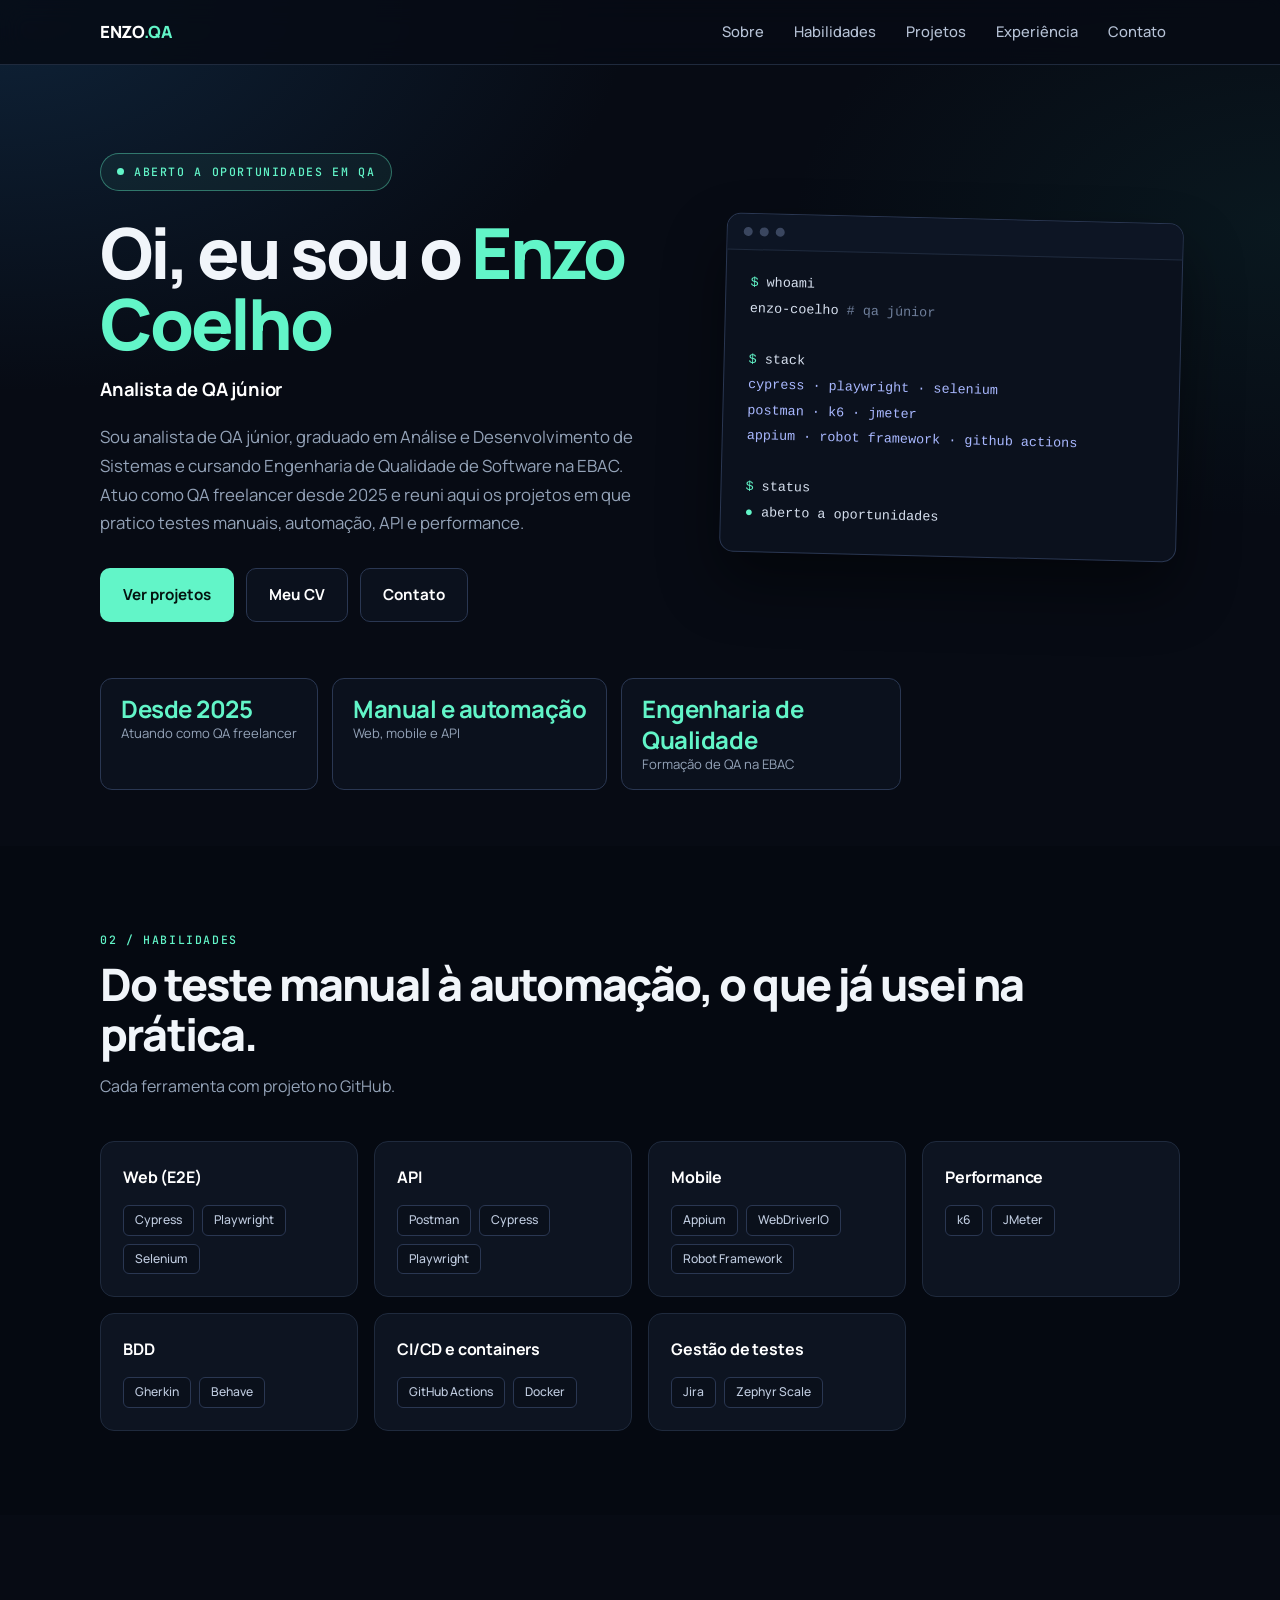
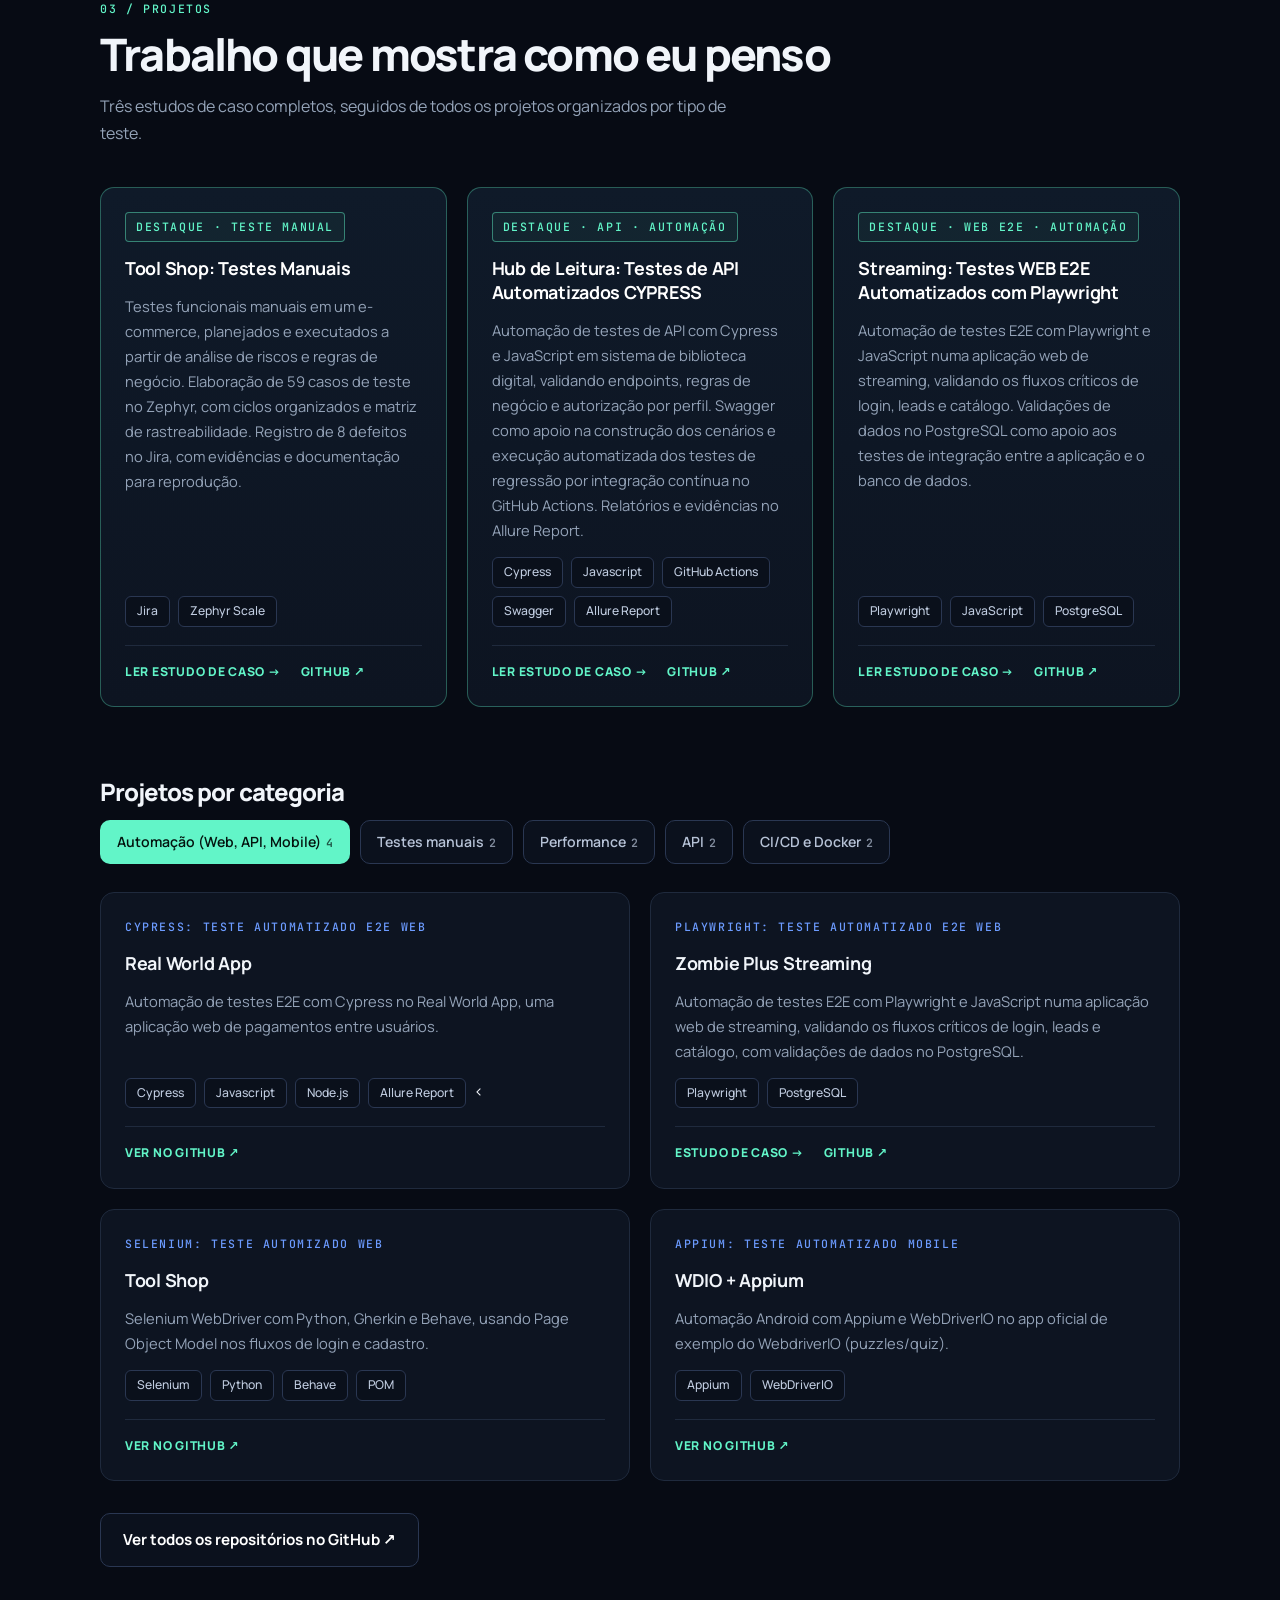
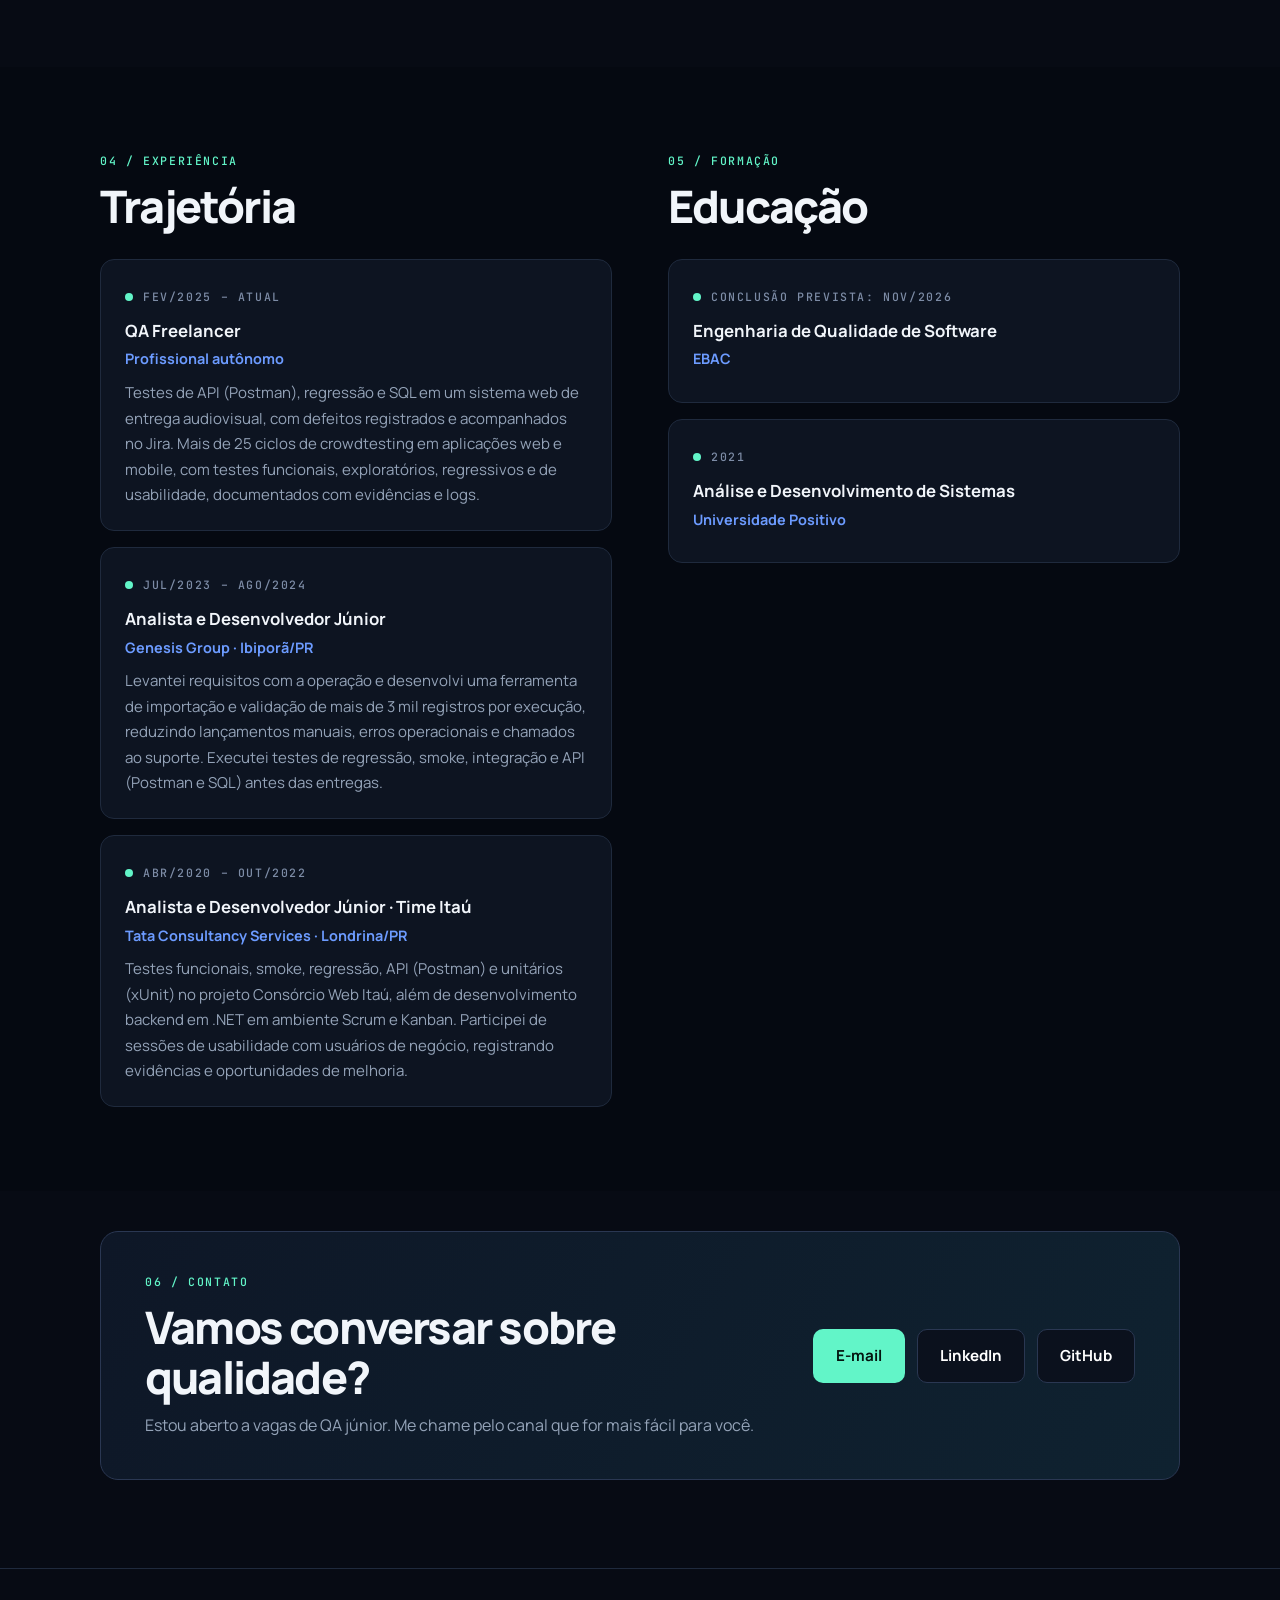
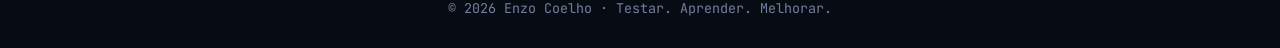
<file: index.html>
<!doctype html>
<html lang="pt-BR">
<head>
  <meta charset="utf-8">
  <meta name="viewport" content="width=device-width, initial-scale=1">
  <title>Enzo Coelho | Analista de QA</title>
  <meta name="description" content="Portfólio de Enzo Coelho, analista de QA júnior. Testes manuais, automação web, mobile, API, unitários, performance e CI/CD.">
  <meta property="og:title" content="Enzo Coelho | Analista de QA">
  <meta property="og:description" content="Projetos práticos de testes manuais, automação, API, performance e integração contínua.">
  <meta property="og:type" content="website">
  <link rel="stylesheet" href="assets/style.css">
</head>
<body>
  <a class="skip" href="#conteudo">Ir para o conteúdo</a>

  <header class="nav">
    <div class="wrap">
      <a class="brand" href="#inicio">enzo<span>.qa</span></a>
      <button class="nav-toggle" aria-expanded="false" aria-controls="menu">Menu</button>
      <nav aria-label="Principal">
        <ul id="menu">
          <li><a href="#sobre">Sobre</a></li>
          <li><a href="#habilidades">Habilidades</a></li>
          <li><a href="#projetos">Projetos</a></li>
          <li><a href="#experiencia">Experiência</a></li>
          <li><a href="#contato">Contato</a></li>
        </ul>
      </nav>
    </div>
  </header>

  <main id="conteudo">
    <!-- ================= HERO ================= -->
    <section class="hero" id="inicio">
      <div class="wrap">
        <div class="hero-grid">
          <div>
            <span class="badge"><i class="dot"></i> Aberto a oportunidades em QA</span>
            <h1>Oi, eu sou o <span class="grad">Enzo Coelho</span></h1>
            <p class="role">Analista de QA júnior</p>
            <p class="lead">
              Sou analista de QA júnior, graduado em Análise e Desenvolvimento de Sistemas e cursando Engenharia de Qualidade de Software na EBAC.
              Atuo como QA freelancer desde 2025 e reuni aqui os projetos em que pratico testes manuais, automação, API e performance.
            </p>
            <div class="cta">
              <a class="btn primary" href="#projetos">Ver projetos</a>
              <a class="btn" href="assets/Enzo-Coelho-CV.pdf" download>Meu CV</a>
              <a class="btn" href="#contato">Contato</a>
            </div>
          </div>

          <div class="terminal" aria-hidden="true">
            <div class="terminal-bar"><i></i><i></i><i></i></div>
              <pre><span class="p">$</span> whoami
enzo-coelho <span class="c"># qa júnior</span>

<span class="p">$</span> stack
<span class="v">cypress · playwright · selenium</span>
<span class="v">postman · k6 · jmeter</span>
<span class="v">appium · robot framework · github actions</span>

<span class="p">$</span> status
<span class="p">●</span> aberto a oportunidades</pre>
          </div>
        </div>

        <div class="stats">
          <div class="stat"><b>Desde 2025</b><span>Atuando como QA freelancer</span></div>
          <div class="stat"><b>Manual e automação</b><span>Web, mobile e API</span></div>
          <div class="stat"><b>Engenharia de Qualidade</b><span>Formação de QA na EBAC</span></div>
        </div>
      </div>
    </section>    

    <!-- ================= HABILIDADES ================= -->
    <section id="habilidades" class="alt">
      <div class="wrap">
        <span class="eyebrow">02 / Habilidades</span>
        <h2>Do teste manual à automação, o que já usei na prática.</h2>
        <p class="sub">Cada ferramenta com projeto no GitHub.</p>
        <div class="skills">
          <div class="skill"><h3>Web (E2E)</h3><div class="chips"><span class="chip">Cypress</span><span class="chip">Playwright</span><span class="chip">Selenium</span></div></div>
          <div class="skill"><h3>API</h3><div class="chips"><span class="chip">Postman</span><span class="chip">Cypress</span><span class="chip">Playwright</span></div></div>
          <div class="skill"><h3>Mobile</h3><div class="chips"><span class="chip">Appium</span><span class="chip">WebDriverIO</span><span class="chip">Robot Framework</span></div></div>          
          <div class="skill"><h3>Performance</h3><div class="chips"><span class="chip">k6</span><span class="chip">JMeter</span></div></div>
          <div class="skill"><h3>BDD</h3><div class="chips"><span class="chip">Gherkin</span><span class="chip">Behave</span></div></div>
          <div class="skill"><h3>CI/CD e containers</h3><div class="chips"><span class="chip">GitHub Actions</span><span class="chip">Docker</span></div></div>
          <div class="skill"><h3>Gestão de testes</h3><div class="chips"><span class="chip">Jira</span><span class="chip">Zephyr Scale</span></div></div>
        </div>
      </div>
    </section>

    <!-- ================= PROJETOS ================= -->
    <section id="projetos">
      <div class="wrap">
        <span class="eyebrow">03 / Projetos</span>
        <h2>Trabalho que mostra como eu penso</h2>
        <p class="sub">Três estudos de caso completos, seguidos de todos os projetos organizados por tipo de teste.</p>

        <div class="featured">
          <article class="card feat">
            <span class="star">DESTAQUE · TESTE MANUAL</span>
            <h3><a href="projetos/tool-shop.html">Tool Shop: Testes Manuais</a></h3>
            <p>Testes funcionais manuais em um e-commerce, planejados e executados a partir de análise de riscos e regras de negócio.
               Elaboração de 59 casos de teste no Zephyr, com ciclos organizados e matriz de rastreabilidade. 
               Registro de 8 defeitos no Jira, com evidências e documentação para reprodução.</p>
            <div class="tags"><span>Jira</span><span>Zephyr Scale</span></div>
            <div class="links"><a href="projetos/tool-shop.html">Ler estudo de caso →</a><a href="https://github.com/enzoacoelho/qa-manual-toolshop">GitHub ↗</a></div>
          </article>

          <article class="card feat">
            <span class="star">DESTAQUE · API · AUTOMAÇÃO</span>
            <h3><a href="projetos/hub-de-leitura.html">Hub de Leitura: Testes de API Automatizados CYPRESS</a></h3>
            <p>Automação de testes de API com Cypress e JavaScript em sistema de biblioteca digital, validando endpoints, regras de negócio e autorização por perfil.
               Swagger como apoio na construção dos cenários e execução automatizada dos testes de regressão por integração contínua no GitHub Actions.
               Relatórios e evidências no Allure Report.</p>
            <div class="tags"><span>Cypress</span><span>Javascript</span><span>GitHub Actions</span><span>Swagger</span><span>Allure Report</span></div>
            <div class="links"><a href="projetos/hub-de-leitura.html">Ler estudo de caso →</a><a href="https://github.com/enzoacoelho/cy-api-hub-de-leitura">GitHub ↗</a></div>
          </article>

          <article class="card feat">
            <span class="star">DESTAQUE · WEB E2E · AUTOMAÇÃO</span>
            <h3><a href="projetos/streaming.html">Streaming: Testes WEB E2E Automatizados com Playwright</a></h3>
            <p>Automação de testes E2E com Playwright e JavaScript numa aplicação web de streaming, validando os fluxos críticos de login, leads e catálogo.
              Validações de dados no PostgreSQL como apoio aos testes de integração entre a aplicação e o banco de dados.</p>
            <div class="tags"><span>Playwright</span><span>JavaScript</span><span>PostgreSQL</span></div>
            <div class="links"><a href="projetos/streaming.html">Ler estudo de caso →</a><a href="https://github.com/enzoacoelho/pw-streaming">GitHub ↗</a></div>
          </article>
        </div>

        <h2 style="font-size:1.5rem">Projetos por categoria</h2>
        <div class="filters" role="group" aria-label="Filtrar projetos por tipo">
          <button class="filter" data-filter="automacao" aria-pressed="true">Automação (Web, API, Mobile)</button>
          <button class="filter" data-filter="manual" aria-pressed="false">Testes manuais</button>
          <button class="filter" data-filter="performance" aria-pressed="false">Performance</button>
          <button class="filter" data-filter="api" aria-pressed="false">API</button>
          <button class="filter" data-filter="devops" aria-pressed="false">CI/CD e Docker</button>
        </div>

        <div class="grid" id="todos">
          <article class="card" data-cat="manual">
            <span class="cat">Teste Manual</span>
            <h3>Tool Shop</h3>
            <p>Testes funcionais manuais num e-commerce, a partir de análise de riscos e regras de negócio: 59 casos de teste elaborados no Zephyr, com matriz de rastreabilidade, e 8 defeitos registrados no Jira com evidências.</p>
            <div class="tags"><span>Jira</span><span>Zephyr</span></div>
            <div class="links"><a href="projetos/tool-shop.html">Estudo de caso →</a><a href="https://github.com/enzoacoelho/qa-manual-toolshop">GitHub ↗</a></div>
          </article>
          <article class="card" data-cat="manual">
            <span class="cat">Teste Manual</span>
            <h3>Agileway Travel</h3>
            <p>Testes manuais funcionais, exploratórios e de borda no ecossistema de reservas de viagens da AgileWay, com planejamento de ciclos de execução e reporte estruturado dos defeitos encontrados.</p>
            <div class="tags"><span>Ciclos de teste</span><span>Bug report</span></div>
            <div class="links"><a href="https://github.com/enzoacoelho/qa-manual-agileway-travel">Ver no GitHub ↗</a></div>
          </article>

          <article class="card" data-cat="automacao">
            <span class="cat">Cypress: Teste Automatizado E2E Web</span>
            <h3>Real World App</h3>
            <p>Automação de testes E2E com Cypress no Real World App, uma aplicação web de pagamentos entre usuários.</p>
            <div class="tags"><span>Cypress</span><span>Javascript</span><span>Node.js</span><span>Allure Report</span><</div>
            <div class="links"><a href="https://github.com/enzoacoelho/cy-realworldapp">Ver no GitHub ↗</a></div>
          </article>
          <article class="card" data-cat="automacao">
            <span class="cat">Playwright: Teste Automatizado E2E Web</span>
            <h3>Zombie Plus Streaming</h3>
            <p>Automação de testes E2E com Playwright e JavaScript numa aplicação web de streaming, validando os fluxos críticos de login, leads e catálogo, com validações de dados no PostgreSQL.</p>
            <div class="tags"><span>Playwright</span><span>PostgreSQL</span></div>
            <div class="links"><a href="projetos/streaming.html">Estudo de caso →</a><a href="https://github.com/enzoacoelho/pw-streaming">GitHub ↗</a></div>
          </article>
          <article class="card" data-cat="automacao">
            <span class="cat">Selenium: Teste Automizado WEB</span>
            <h3>Tool Shop</h3>
            <p>Selenium WebDriver com Python, Gherkin e Behave, usando Page Object Model nos fluxos de login e cadastro.</p>
            <div class="tags"><span>Selenium</span><span>Python</span><span>Behave</span><span>POM</span></div>
            <div class="links"><a href="https://github.com/enzoacoelho/selenium-py-toolshop">Ver no GitHub ↗</a></div>
          </article>

          <article class="card" data-cat="automacao">
            <span class="cat">Appium: Teste Automatizado Mobile</span>
            <h3>WDIO + Appium</h3>
            <p>Automação Android com Appium e WebDriverIO no app oficial de exemplo do WebdriverIO (puzzles/quiz).</p>
            <div class="tags"><span>Appium</span><span>WebDriverIO</span></div>
            <div class="links"><a href="https://github.com/enzoacoelho/appium-wdio">Ver no GitHub ↗</a></div>
          </article>
          <article class="card" data-cat="mobile">
            <span class="cat">Appium: Teste Automatizado Mobile</span>
            <h3>Yoda App</h3>
            <p>Automação mobile com Appium e Robot Framework em um app de gerenciamento de tarefas.</p>
            <div class="tags"><span>Appium</span><span>Robot Framework</span></div>
            <div class="links"><a href="https://github.com/enzoacoelho/appium-robot-yodapp">Ver no GitHub ↗</a></div>
          </article>

          <article class="card" data-cat="api">
            <span class="cat">Postman: Teste de API</span>
            <h3>ServeRest</h3>
            <p>Suíte de API para gerenciamento de usuários: regras de negócio, cenários negativos (e-mail duplicado, ID inexistente) e encadeamento dinâmico de IDs com variáveis de coleção.</p>
            <div class="tags"><span>Postman</span><span>Cenários negativos</span></div>
            <div class="links"><a href="https://github.com/enzoacoelho/postman-serverest-usuarios">Ver no GitHub ↗</a></div>
          </article>
          <article class="card" data-cat="api devops">
            <span class="cat">Cypress: API</span>
            <h3>Hub de Leitura</h3>
            <p>Automação de testes de API com Cypress e JavaScript num sistema de biblioteca digital, validando endpoints, regras de negócio e autorização por perfil, com o Swagger como apoio aos cenários. Testes de regressão executados por integração contínua no GitHub Actions, com relatórios e evidências no Allure Report.</p>
            <div class="tags"><span>Cypress</span><span>GitHub Actions</span><span>Allure Report</span></div>
            <div class="links"><a href="projetos/hub-de-leitura.html">Estudo de caso →</a><a href="https://github.com/enzoacoelho/cy-api-hub-de-leitura">GitHub ↗</a></div>
          </article>

          <article class="card" data-cat="unitario">
            <span class="cat">Jest: Unitários</span>
            <h3>ViaCEP</h3>
            <p>Função de busca de endereço por CEP com 16 testes e 100% de cobertura. O fetch é mockado para simular API fora do ar, falha de rede e resposta quebrada.</p>
            <div class="tags"><span>Jest</span><span>Mocks</span><span>test.each</span></div>
            <div class="links"><a href="https://github.com/enzoacoelho/jest-viacep">Ver no GitHub ↗</a></div>
          </article>
          <article class="card" data-cat="unitario">
            <span class="cat">Jest e Supertest: Unitários</span>
            <h3>API de usuários</h3>
            <p>API REST com Express testada com Jest e Supertest: 26 testes e cerca de 98% de cobertura, validando regras de negócio e status codes.</p>
            <div class="tags"><span>Jest</span><span>Supertest</span><span>Express</span></div>
            <div class="links"><a href="https://github.com/enzoacoelho/jest-usuarios-api">Ver no GitHub ↗</a></div>
          </article>

          <article class="card" data-cat="performance">
            <span class="cat">K6: Performance</span>
            <h3>QuickPizza</h3>
            <p>Testes de carga, stress e spike em uma API REST com k6, com análise de latência, throughput e taxa de erro, e relatórios HTML.</p>
            <div class="tags"><span>k6</span><span>Stress</span><span>Spike</span></div>
            <div class="links"><a href="https://github.com/enzoacoelho/K6-performance-quickpizza">Ver no GitHub ↗</a></div>
          </article>
          <article class="card" data-cat="performance">
            <span class="cat">JMeter: Performance</span>
            <h3>BlazeDemo</h3>
            <p>Teste de carga com 50 usuários virtuais no fluxo completo de busca e compra de passagens, com massa de dados via CSV, dashboards HTML e análise de percentis (p90, p95 e p99).</p>
            <div class="tags"><span>Apache JMeter</span><span>CSV</span><span>Percentis</span></div>
            <div class="links"><a href="https://github.com/enzoacoelho/jmeter-blazedemo">Ver no GitHub ↗</a></div>
          </article>

          <article class="card" data-cat="devops">
            <span class="cat">CI/CD e Docker</span>
            <h3>Cypress em Docker</h3>
            <p>Testes Cypress headless em containers Docker, garantindo um ambiente reprodutível.</p>
            <div class="tags"><span>Docker</span><span>Cypress</span></div>
            <div class="links"><a href="https://github.com/enzoacoelho/cy-interception-docker">Ver no GitHub ↗</a></div>
          </article>
        </div>
      <p style="margin-top:32px"><a class="btn" href="https://github.com/enzoacoelho?tab=repositories">Ver todos os repositórios no GitHub ↗</a></p>
      </div>
    </section>

        <!-- ================= EXPERIÊNCIA ================= -->
    <section id="experiencia" class="alt">
      <div class="wrap">
        <div class="two">
          <div>
            <span class="eyebrow">04 / Experiência</span>
            <h2>Trajetória</h2>
            <div class="timeline">
              <div class="tl" style="grid-template-columns:1fr">
                <div>
                  <time>Fev/2025 – atual</time>
                  <h3>QA Freelancer</h3>
                  <div class="where">Profissional autônomo</div>
                  <p>Testes de API (Postman), regressão e SQL em um sistema web de entrega audiovisual, com defeitos registrados e acompanhados no Jira. Mais de 25 ciclos de crowdtesting em aplicações web e mobile, com testes funcionais, exploratórios, regressivos e de usabilidade, documentados com evidências e logs.</p>
                </div>
              </div>
              <div class="tl" style="grid-template-columns:1fr">
                <div>
                  <time>Jul/2023 – ago/2024</time>
                  <h3>Analista e Desenvolvedor Júnior</h3>
                  <div class="where">Genesis Group · Ibiporã/PR</div>
                  <p>Levantei requisitos com a operação e desenvolvi uma ferramenta de importação e validação de mais de 3 mil registros por execução, reduzindo lançamentos manuais, erros operacionais e chamados ao suporte. Executei testes de regressão, smoke, integração e API (Postman e SQL) antes das entregas.</p>
                </div>
              </div>
              <div class="tl" style="grid-template-columns:1fr">
                <div>
                  <time>Abr/2020 – out/2022</time>
                  <h3>Analista e Desenvolvedor Júnior · Time Itaú</h3>
                  <div class="where">Tata Consultancy Services · Londrina/PR</div>
                  <p>Testes funcionais, smoke, regressão, API (Postman) e unitários (xUnit) no projeto Consórcio Web Itaú, além de desenvolvimento backend em .NET em ambiente Scrum e Kanban. Participei de sessões de usabilidade com usuários de negócio, registrando evidências e oportunidades de melhoria.</p>
                </div>
              </div>
            </div>
          </div>

          <div>
            <span class="eyebrow">05 / Formação</span>
            <h2>Educação</h2>
            <div class="timeline">
              <div class="tl" style="grid-template-columns:1fr">
                <div>
                  <time>Conclusão prevista: nov/2026</time>
                  <h3>Engenharia de Qualidade de Software</h3>
                  <div class="where">EBAC</div>
                </div>
              </div>
              <div class="tl" style="grid-template-columns:1fr">
                <div>
                  <time>2021</time>
                  <h3>Análise e Desenvolvimento de Sistemas</h3>
                  <div class="where">Universidade Positivo</div>
                </div>
              </div>
            </div>
          </div>
        </div>
      </div>
    </section>

    <!-- ================= CONTATO ================= -->
    <section id="contato" class="contact">
      <div class="wrap">
        <span class="eyebrow">06 / Contato</span>
        <h2>Vamos conversar sobre qualidade?</h2>
        <p class="sub">Estou aberto a vagas de QA júnior. Me chame pelo canal que for mais fácil para você.</p>
        <div class="cta">
          <a class="btn primary" href="mailto:enzocoelhoqa@gmail.com">E-mail</a>
          <a class="btn" href="https://www.linkedin.com/in/enzoaugustocoelho/">LinkedIn</a>
          <a class="btn" href="https://github.com/enzoacoelho/qa-portfolio">GitHub</a>
        </div>
      </div>
    </section>
  </main>

  <footer>
    <div class="wrap">© <span id="year">2026</span> Enzo Coelho · Testar. Aprender. Melhorar.</div>
  </footer>

  <script src="assets/main.js"></script>
</body>
</html>
</file>
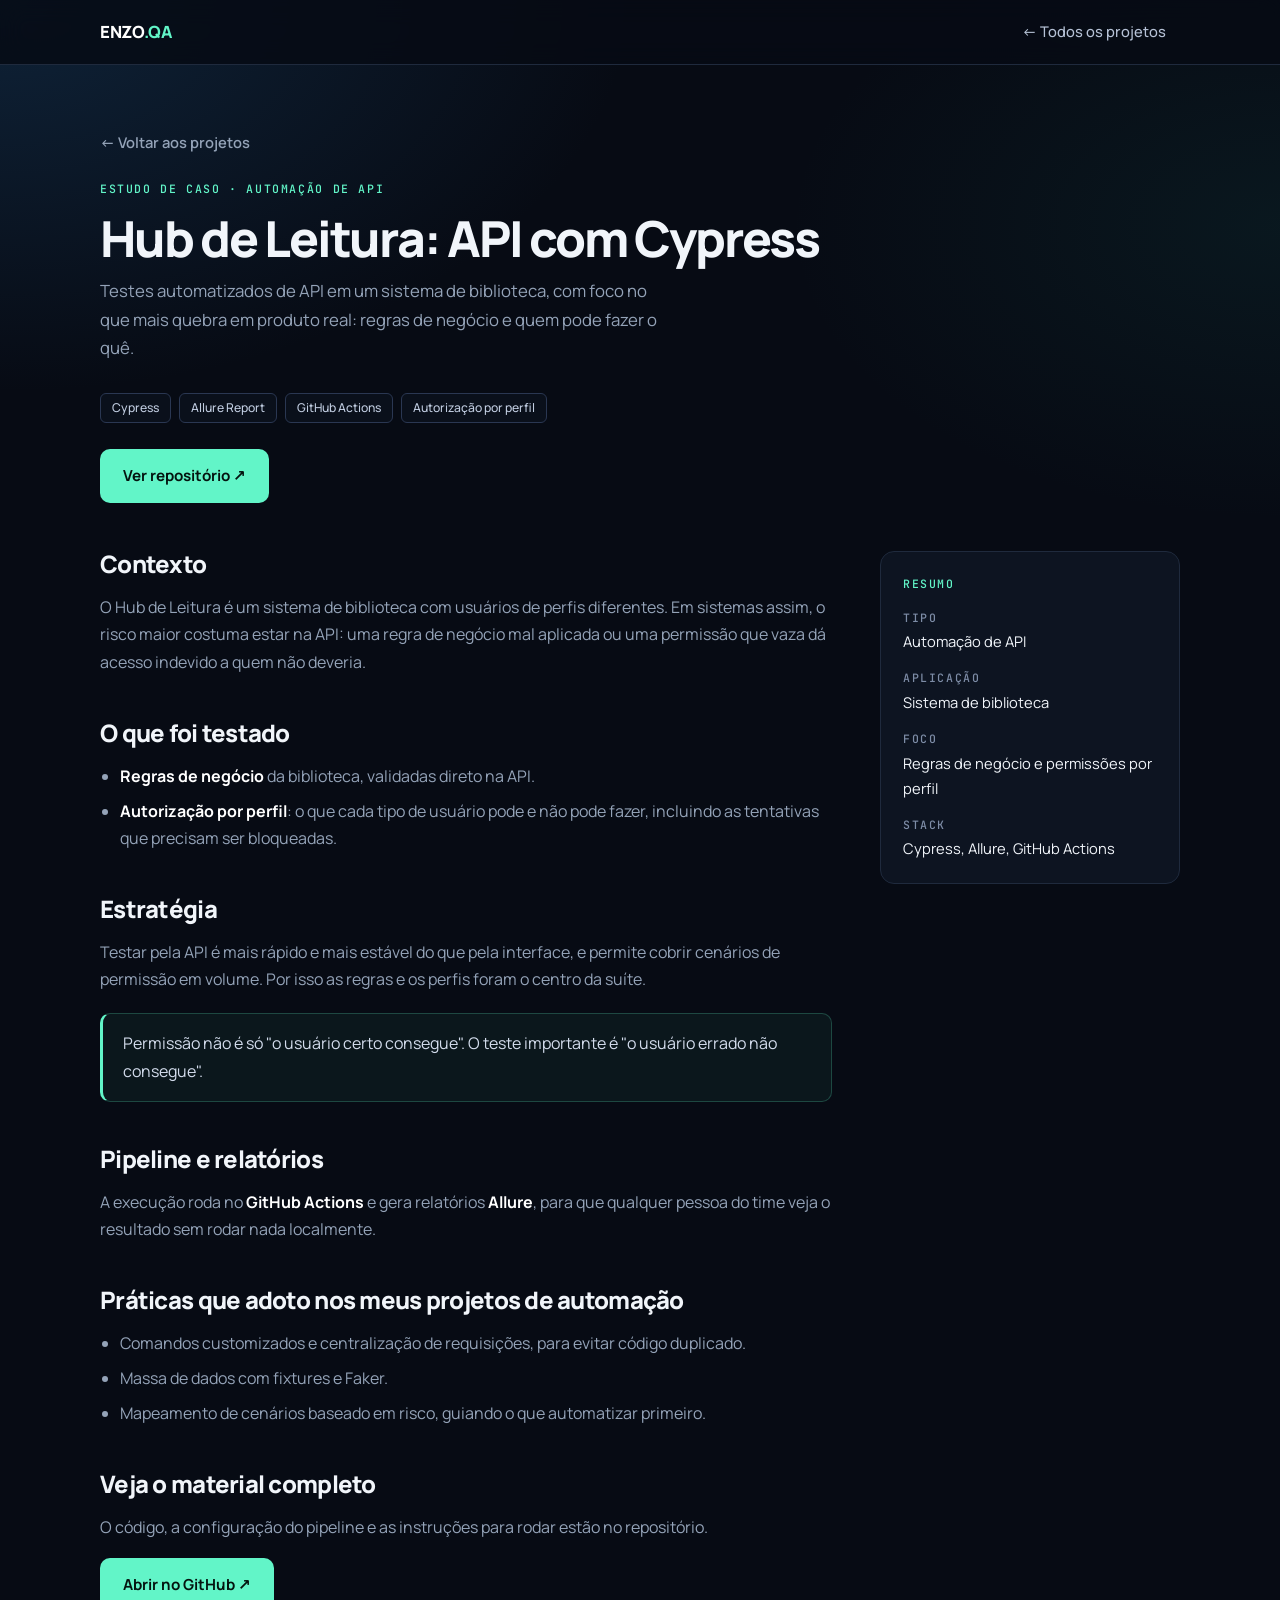
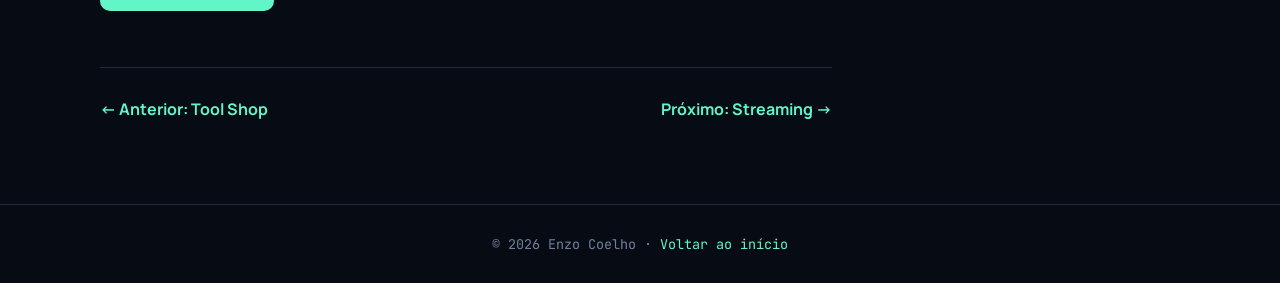
<file: projetos/hub-de-leitura.html>
<!doctype html>
<html lang="pt-BR">
<head>
  <meta charset="utf-8">
  <meta name="viewport" content="width=device-width, initial-scale=1">
  <title>Hub de Leitura: API com Cypress | Enzo Coelho</title>
  <meta name="description" content="Estudo de caso: automação de API com Cypress em um sistema de biblioteca, com validação de permissões por perfil e relatórios Allure no GitHub Actions.">
  <link rel="stylesheet" href="../assets/style.css">
</head>
<body>
  <a class="skip" href="#conteudo">Ir para o conteúdo</a>
  <header class="nav">
    <div class="wrap">
      <a class="brand" href="../index.html">enzo<span>.qa</span></a>
      <nav aria-label="Principal">
        <ul>
          <li><a href="../index.html#projetos">← Todos os projetos</a></li>
        </ul>
      </nav>
    </div>
  </header>

  <main id="conteudo">
    <section class="proj-hero">
      <div class="wrap">
        <a class="back" href="../index.html#projetos">← Voltar aos projetos</a>
        <span class="eyebrow">Estudo de caso · Automação de API</span>
        <h1>Hub de Leitura: API com Cypress</h1>
        <p class="lead">Testes automatizados de API em um sistema de biblioteca, com foco no que mais quebra em produto real: regras de negócio e quem pode fazer o quê.</p>
        <div class="tags"><span class="chip">Cypress</span><span class="chip">Allure Report</span><span class="chip">GitHub Actions</span><span class="chip">Autorização por perfil</span></div>
        <div class="cta">
          <a class="btn primary" href="https://github.com/enzoacoelho/cy-api-hub-de-leitura">Ver repositório ↗</a>
        </div>
      </div>
    </section>

    <section class="proj-body">
      <div class="wrap proj-layout">
        <article>
          <h2>Contexto</h2>
          <p>O Hub de Leitura é um sistema de biblioteca com usuários de perfis diferentes. Em sistemas assim, o risco maior costuma estar na API: uma regra de negócio mal aplicada ou uma permissão que vaza dá acesso indevido a quem não deveria.</p>

          <h2>O que foi testado</h2>
          <ul>
            <li><strong>Regras de negócio</strong> da biblioteca, validadas direto na API.</li>
            <li><strong>Autorização por perfil</strong>: o que cada tipo de usuário pode e não pode fazer, incluindo as tentativas que precisam ser bloqueadas.</li>
          </ul>

          <h2>Estratégia</h2>
          <p>Testar pela API é mais rápido e mais estável do que pela interface, e permite cobrir cenários de permissão em volume. Por isso as regras e os perfis foram o centro da suíte.</p>
          <div class="callout"><p>Permissão não é só "o usuário certo consegue". O teste importante é "o usuário errado não consegue".</p></div>

          <h2>Pipeline e relatórios</h2>
          <p>A execução roda no <strong>GitHub Actions</strong> e gera relatórios <strong>Allure</strong>, para que qualquer pessoa do time veja o resultado sem rodar nada localmente.</p>

          <h2>Práticas que adoto nos meus projetos de automação</h2>
          <ul>
            <li>Comandos customizados e centralização de requisições, para evitar código duplicado.</li>
            <li>Massa de dados com fixtures e Faker.</li>
            <li>Mapeamento de cenários baseado em risco, guiando o que automatizar primeiro.</li>
          </ul>

          <h2>Veja o material completo</h2>
          <p>O código, a configuração do pipeline e as instruções para rodar estão no repositório.</p>
          <p><a class="btn primary" href="https://github.com/enzoacoelho/cy-api-hub-de-leitura">Abrir no GitHub ↗</a></p>

          <div class="pager">
            <a href="tool-shop.html">← Anterior: Tool Shop</a>
            <a href="streaming.html">Próximo: Streaming →</a>
          </div>
        </article>

        <aside class="aside">
          <div class="box">
            <h3>Resumo</h3>
            <dl>
              <div><dt>Tipo</dt><dd>Automação de API</dd></div>
              <div><dt>Aplicação</dt><dd>Sistema de biblioteca</dd></div>
              <div><dt>Foco</dt><dd>Regras de negócio e permissões por perfil</dd></div>
              <div><dt>Stack</dt><dd>Cypress, Allure, GitHub Actions</dd></div>
            </dl>
          </div>
        </aside>
      </div>
    </section>
  </main>

  <footer>
    <div class="wrap">© <span id="year">2026</span> Enzo Coelho · <a href="../index.html">Voltar ao início</a></div>
  </footer>
  <script src="../assets/main.js"></script>
</body>
</html>
</file>
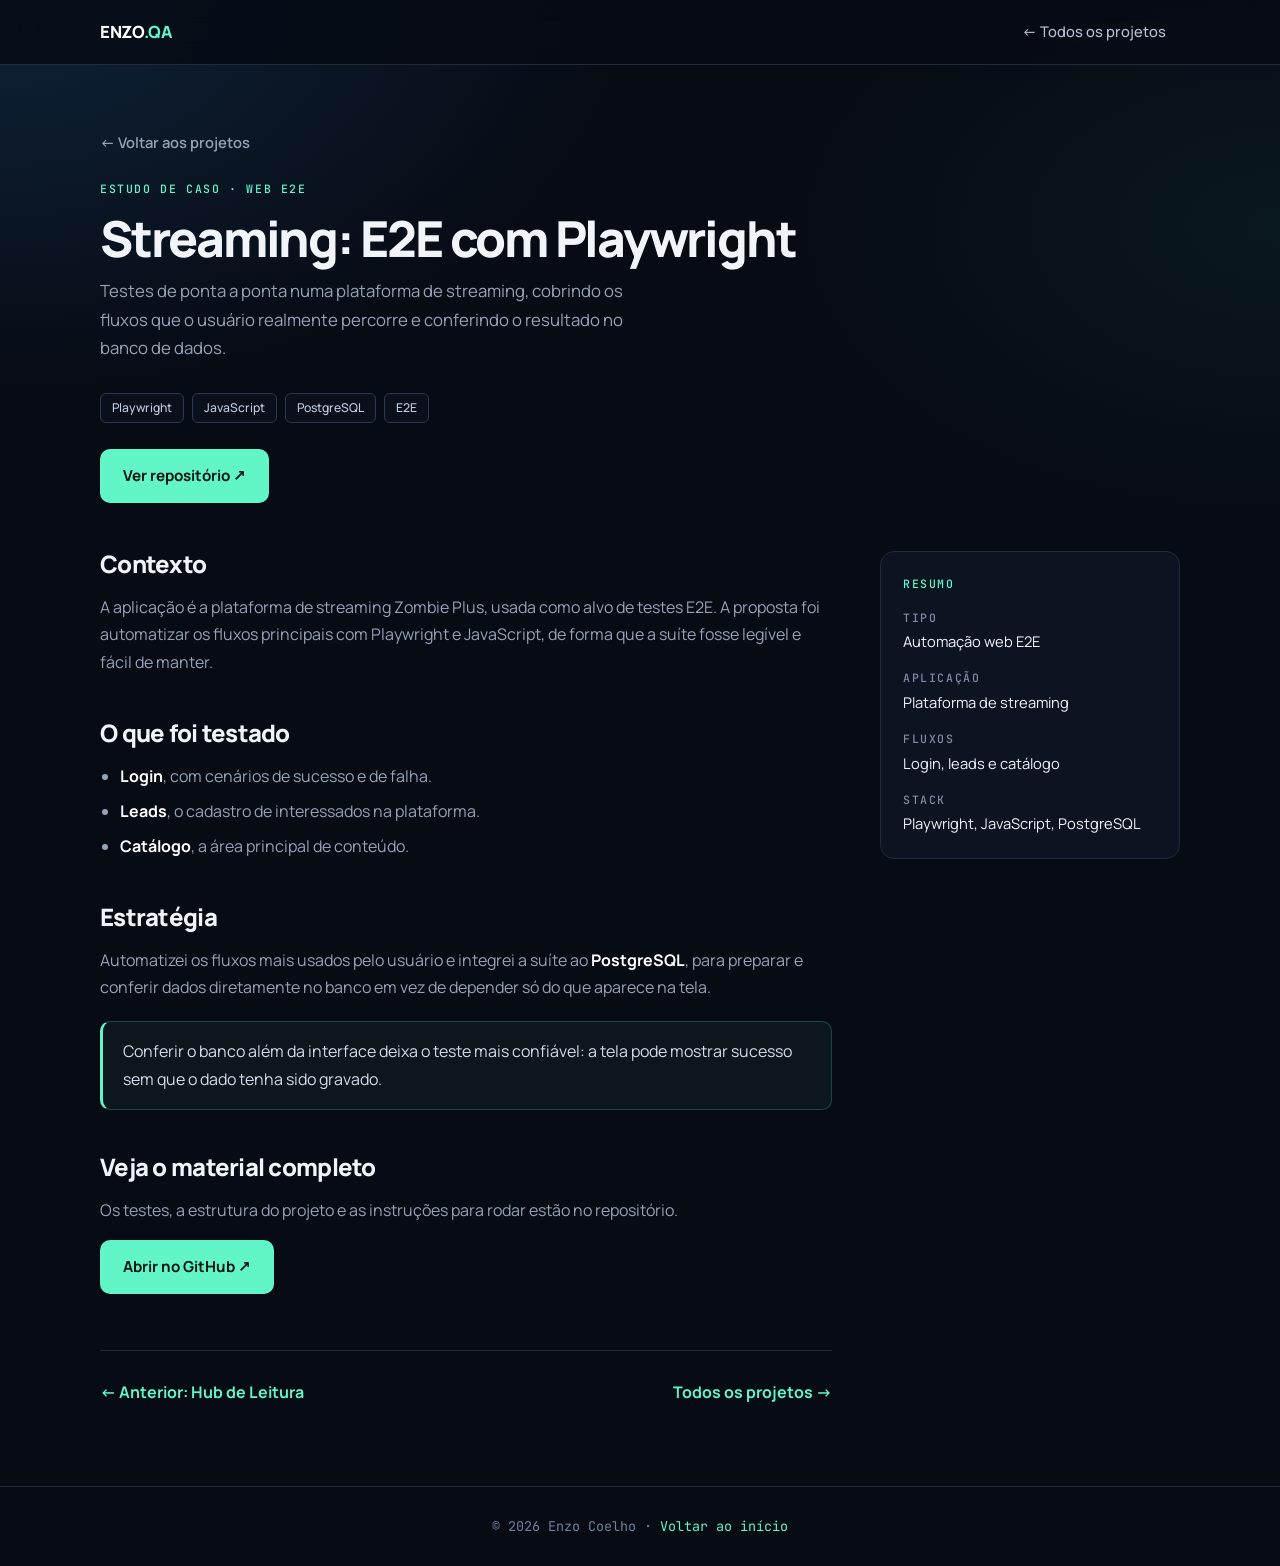
<file: projetos/streaming.html>
<!doctype html>
<html lang="pt-BR">
<head>
  <meta charset="utf-8">
  <meta name="viewport" content="width=device-width, initial-scale=1">
  <title>Streaming: E2E com Playwright | Enzo Coelho</title>
  <meta name="description" content="Estudo de caso: testes E2E com Playwright e JavaScript em uma plataforma de streaming, cobrindo login, leads e catálogo, com integração a PostgreSQL.">
  <link rel="stylesheet" href="../assets/style.css">
</head>
<body>
  <a class="skip" href="#conteudo">Ir para o conteúdo</a>
  <header class="nav">
    <div class="wrap">
      <a class="brand" href="../index.html">enzo<span>.qa</span></a>
      <nav aria-label="Principal">
        <ul>
          <li><a href="../index.html#projetos">← Todos os projetos</a></li>
        </ul>
      </nav>
    </div>
  </header>

  <main id="conteudo">
    <section class="proj-hero">
      <div class="wrap">
        <a class="back" href="../index.html#projetos">← Voltar aos projetos</a>
        <span class="eyebrow">Estudo de caso · Web E2E</span>
        <h1>Streaming: E2E com Playwright</h1>
        <p class="lead">Testes de ponta a ponta numa plataforma de streaming, cobrindo os fluxos que o usuário realmente percorre e conferindo o resultado no banco de dados.</p>
        <div class="tags"><span class="chip">Playwright</span><span class="chip">JavaScript</span><span class="chip">PostgreSQL</span><span class="chip">E2E</span></div>
        <div class="cta">
          <a class="btn primary" href="https://github.com/enzoacoelho/pw-streaming">Ver repositório ↗</a>
        </div>
      </div>
    </section>

    <section class="proj-body">
      <div class="wrap proj-layout">
        <article>
          <h2>Contexto</h2>
          <p>A aplicação é a plataforma de streaming Zombie Plus, usada como alvo de testes E2E. A proposta foi automatizar os fluxos principais com Playwright e JavaScript, de forma que a suíte fosse legível e fácil de manter.</p>

          <h2>O que foi testado</h2>
          <ul>
            <li><strong>Login</strong>, com cenários de sucesso e de falha.</li>
            <li><strong>Leads</strong>, o cadastro de interessados na plataforma.</li>
            <li><strong>Catálogo</strong>, a área principal de conteúdo.</li>
          </ul>

          <h2>Estratégia</h2>
          <p>Automatizei os fluxos mais usados pelo usuário e integrei a suíte ao <strong>PostgreSQL</strong>, para preparar e conferir dados diretamente no banco em vez de depender só do que aparece na tela.</p>
          <div class="callout"><p>Conferir o banco além da interface deixa o teste mais confiável: a tela pode mostrar sucesso sem que o dado tenha sido gravado.</p></div>

          <h2>Veja o material completo</h2>
          <p>Os testes, a estrutura do projeto e as instruções para rodar estão no repositório.</p>
          <p><a class="btn primary" href="https://github.com/enzoacoelho/pw-streaming">Abrir no GitHub ↗</a></p>

          <div class="pager">
            <a href="hub-de-leitura.html">← Anterior: Hub de Leitura</a>
            <a href="../index.html#projetos">Todos os projetos →</a>
          </div>
        </article>

        <aside class="aside">
          <div class="box">
            <h3>Resumo</h3>
            <dl>
              <div><dt>Tipo</dt><dd>Automação web E2E</dd></div>
              <div><dt>Aplicação</dt><dd>Plataforma de streaming</dd></div>
              <div><dt>Fluxos</dt><dd>Login, leads e catálogo</dd></div>
              <div><dt>Stack</dt><dd>Playwright, JavaScript, PostgreSQL</dd></div>
            </dl>
          </div>
        </aside>
      </div>
    </section>
  </main>

  <footer>
    <div class="wrap">© <span id="year">2026</span> Enzo Coelho · <a href="../index.html">Voltar ao início</a></div>
  </footer>
  <script src="../assets/main.js"></script>
</body>
</html>
</file>
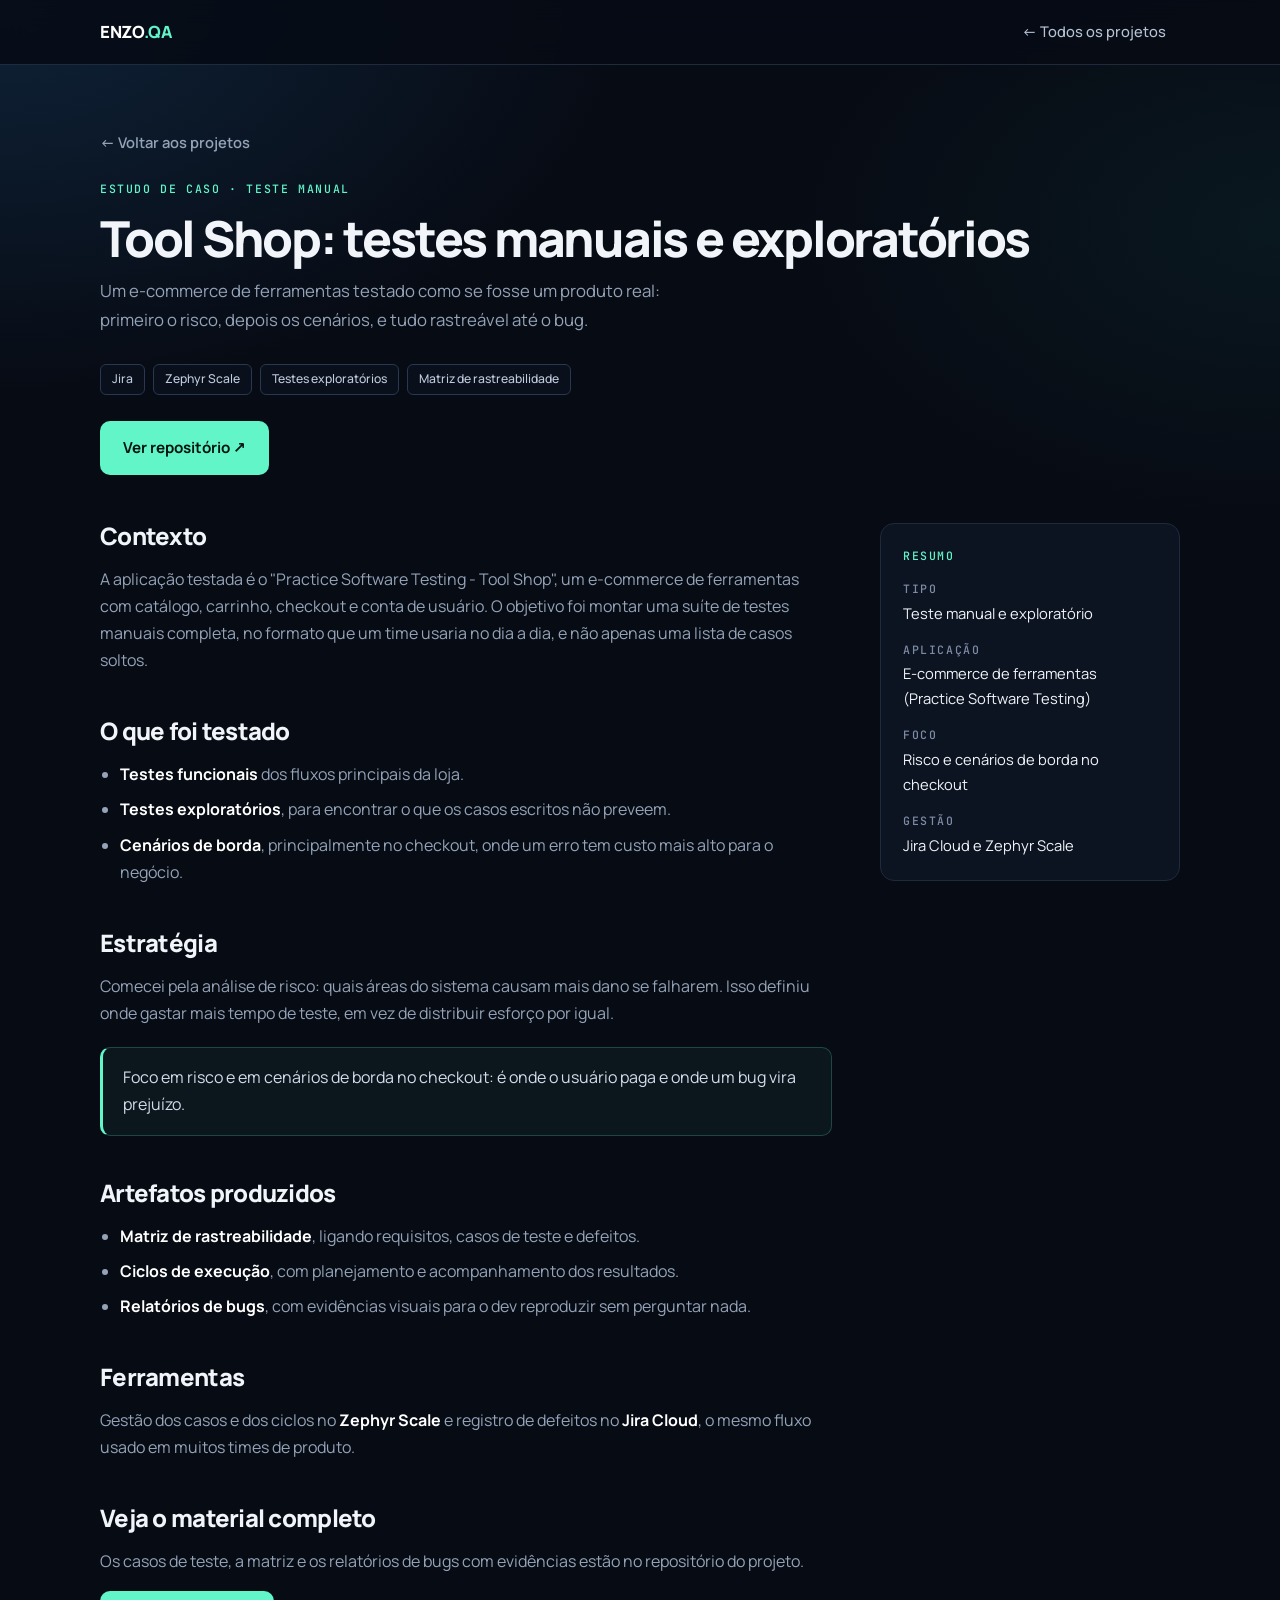
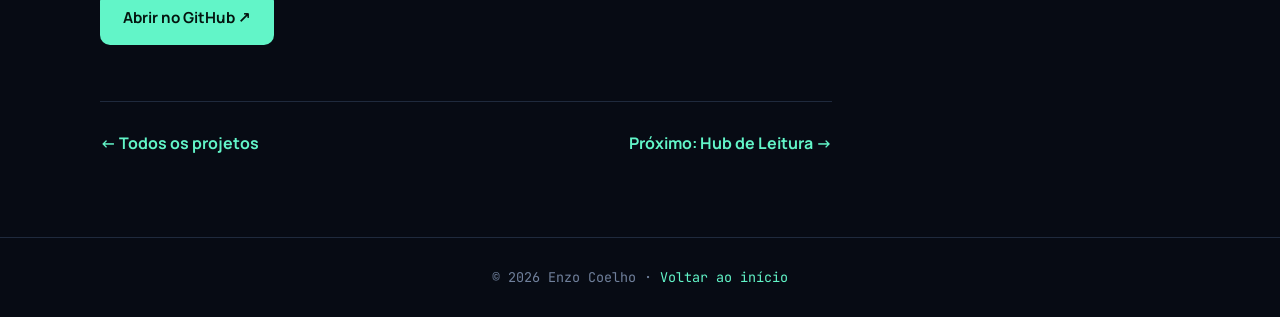
<file: projetos/tool-shop.html>
<!doctype html>
<html lang="pt-BR">
<head>
  <meta charset="utf-8">
  <meta name="viewport" content="width=device-width, initial-scale=1">
  <title>Tool Shop: testes manuais | Enzo Coelho</title>
  <meta name="description" content="Estudo de caso: testes manuais e exploratórios em um e-commerce de ferramentas, com análise de risco, matriz de rastreabilidade e relatórios de bugs.">
  <link rel="stylesheet" href="../assets/style.css">
</head>
<body>
  <a class="skip" href="#conteudo">Ir para o conteúdo</a>
  <header class="nav">
    <div class="wrap">
      <a class="brand" href="../index.html">enzo<span>.qa</span></a>
      <nav aria-label="Principal">
        <ul>
          <li><a href="../index.html#projetos">← Todos os projetos</a></li>
        </ul>
      </nav>
    </div>
  </header>

  <main id="conteudo">
    <section class="proj-hero">
      <div class="wrap">
        <a class="back" href="../index.html#projetos">← Voltar aos projetos</a>
        <span class="eyebrow">Estudo de caso · Teste manual</span>
        <h1>Tool Shop: testes manuais e exploratórios</h1>
        <p class="lead">Um e-commerce de ferramentas testado como se fosse um produto real: primeiro o risco, depois os cenários, e tudo rastreável até o bug.</p>
        <div class="tags"><span class="chip">Jira</span><span class="chip">Zephyr Scale</span><span class="chip">Testes exploratórios</span><span class="chip">Matriz de rastreabilidade</span></div>
        <div class="cta">
          <a class="btn primary" href="https://github.com/enzoacoelho/qa-manual-toolshop">Ver repositório ↗</a>
        </div>
      </div>
    </section>

    <section class="proj-body">
      <div class="wrap proj-layout">
        <article>
          <h2>Contexto</h2>
          <p>A aplicação testada é o "Practice Software Testing - Tool Shop", um e-commerce de ferramentas com catálogo, carrinho, checkout e conta de usuário. O objetivo foi montar uma suíte de testes manuais completa, no formato que um time usaria no dia a dia, e não apenas uma lista de casos soltos.</p>

          <h2>O que foi testado</h2>
          <ul>
            <li><strong>Testes funcionais</strong> dos fluxos principais da loja.</li>
            <li><strong>Testes exploratórios</strong>, para encontrar o que os casos escritos não preveem.</li>
            <li><strong>Cenários de borda</strong>, principalmente no checkout, onde um erro tem custo mais alto para o negócio.</li>
          </ul>

          <h2>Estratégia</h2>
          <p>Comecei pela análise de risco: quais áreas do sistema causam mais dano se falharem. Isso definiu onde gastar mais tempo de teste, em vez de distribuir esforço por igual.</p>
          <div class="callout"><p>Foco em risco e em cenários de borda no checkout: é onde o usuário paga e onde um bug vira prejuízo.</p></div>

          <h2>Artefatos produzidos</h2>
          <ul>
            <li><strong>Matriz de rastreabilidade</strong>, ligando requisitos, casos de teste e defeitos.</li>
            <li><strong>Ciclos de execução</strong>, com planejamento e acompanhamento dos resultados.</li>
            <li><strong>Relatórios de bugs</strong>, com evidências visuais para o dev reproduzir sem perguntar nada.</li>
          </ul>

          <h2>Ferramentas</h2>
          <p>Gestão dos casos e dos ciclos no <strong>Zephyr Scale</strong> e registro de defeitos no <strong>Jira Cloud</strong>, o mesmo fluxo usado em muitos times de produto.</p>

          <h2>Veja o material completo</h2>
          <p>Os casos de teste, a matriz e os relatórios de bugs com evidências estão no repositório do projeto.</p>
          <p><a class="btn primary" href="https://github.com/enzoacoelho/qa-manual-toolshop">Abrir no GitHub ↗</a></p>

          <div class="pager">
            <a href="../index.html#projetos">← Todos os projetos</a>
            <a href="hub-de-leitura.html">Próximo: Hub de Leitura →</a>
          </div>
        </article>

        <aside class="aside">
          <div class="box">
            <h3>Resumo</h3>
            <dl>
              <div><dt>Tipo</dt><dd>Teste manual e exploratório</dd></div>
              <div><dt>Aplicação</dt><dd>E-commerce de ferramentas (Practice Software Testing)</dd></div>
              <div><dt>Foco</dt><dd>Risco e cenários de borda no checkout</dd></div>
              <div><dt>Gestão</dt><dd>Jira Cloud e Zephyr Scale</dd></div>
            </dl>
          </div>
        </aside>
      </div>
    </section>
  </main>

  <footer>
    <div class="wrap">© <span id="year">2026</span> Enzo Coelho · <a href="../index.html">Voltar ao início</a></div>
  </footer>
  <script src="../assets/main.js"></script>
</body>
</html>
</file>
<file: assets/style.css>
@import url("https://fonts.googleapis.com/css2?family=Manrope:wght@400;500;600;700;800&family=JetBrains+Mono:wght@400;500;700&display=swap");

/* ============ Tema (preto-azulado, destaque verde-menta) ============ */
:root {
  --bg: #070b14;
  --bg-soft: rgba(5, 8, 16, 0.55);
  --card: #0d1421;
  --card-hover: #111a2b;
  --line: #1f2a3d;
  --line-2: #2a3752;
  --text: #f1f5fa;
  --muted: #94a3b8;
  --accent: #62f5c8;
  --accent-ink: #04140f;
  --blue: #6c9bff;
  --radius: 14px;
  --mono: "JetBrains Mono", ui-monospace, "SF Mono", Menlo, Consolas, monospace;
  --sans: "Manrope", system-ui, -apple-system, "Segoe UI", Roboto, "Helvetica Neue", Arial, sans-serif;
}

* { box-sizing: border-box; }
html { scroll-behavior: smooth; scroll-padding-top: 84px; color-scheme: dark; }
body {
  margin: 0;
  font-family: var(--sans);
  color: var(--text);
  line-height: 1.7;
  -webkit-font-smoothing: antialiased;
  background-color: var(--bg);
  background-image:
    radial-gradient(900px 560px at 0% 0%, rgba(22, 58, 92, 0.5), transparent 70%),
    radial-gradient(700px 420px at 100% 25%, rgba(24, 100, 96, 0.14), transparent 70%);
  background-attachment: fixed;
}
@media (prefers-reduced-motion: reduce) {
  html { scroll-behavior: auto; }
  * { transition: none !important; animation: none !important; }
}

img { max-width: 100%; display: block; }
a { color: var(--accent); text-decoration: none; }
a:hover { text-decoration: underline; }
:focus-visible { outline: 2px solid var(--accent); outline-offset: 3px; border-radius: 6px; }

.wrap { width: min(1080px, 100% - 40px); margin-inline: auto; }
.skip {
  position: absolute; left: -999px; top: 8px;
  background: var(--accent); color: var(--accent-ink); padding: 8px 14px; border-radius: 8px; z-index: 100;
}
.skip:focus { left: 12px; }

/* ============ Navegação ============ */
.nav {
  position: sticky; top: 0; z-index: 50;
  background: rgba(7, 11, 20, 0.85);
  backdrop-filter: blur(12px);
  border-bottom: 1px solid var(--line);
}
.nav .wrap { display: flex; align-items: center; justify-content: space-between; height: 64px; }
.brand { font-weight: 800; color: #fff; letter-spacing: -0.02em; text-transform: uppercase; font-size: 1.05rem; }
.brand span { color: var(--accent); }
.brand:hover { text-decoration: none; }
.nav ul { display: flex; gap: 2px; list-style: none; margin: 0; padding: 0; }
.nav ul a { display: block; padding: 8px 14px; border-radius: 8px; color: #b6c2d6; font-size: 0.92rem; font-weight: 500; }
.nav ul a:hover { color: #fff; text-decoration: none; }
.nav-toggle {
  display: none; background: none; border: 1px solid var(--line-2); color: var(--text);
  border-radius: 8px; padding: 8px 16px; font: inherit; font-weight: 600; cursor: pointer;
}
@media (max-width: 820px) {
  .nav-toggle { display: block; margin-left: auto; }
  .nav ul {
    display: none; position: absolute; top: 64px; left: 0; right: 0;
    flex-direction: column; padding: 12px 20px 18px;
    background: rgba(7, 11, 20, 0.98); border-bottom: 1px solid var(--line);
  }
  .nav ul.open { display: flex; }
}

/* ============ Hero ============ */
.hero { padding: 88px 0 56px; position: relative; overflow: hidden; }
.hero-grid { display: grid; grid-template-columns: 1.1fr 0.9fr; gap: 64px; align-items: center; }
@media (max-width: 900px) { .hero-grid { grid-template-columns: 1fr; } }

/* rótulos em fonte monoespaçada */
.eyebrow, .badge, .card .cat, .star, .tl time, .box h3, .box dt {
  font-family: var(--mono); text-transform: uppercase; letter-spacing: 0.14em; font-size: 0.72rem; font-weight: 500;
}
.eyebrow { color: var(--accent); display: block; }
.badge {
  display: inline-flex; align-items: center; gap: 10px; color: var(--accent);
  padding: 8px 16px; border: 1px solid rgba(98, 245, 200, 0.4); border-radius: 999px; background: rgba(98, 245, 200, 0.06);
}
.dot { width: 7px; height: 7px; border-radius: 50%; background: var(--accent); }
h1 { font-size: clamp(2.5rem, 6vw, 4.4rem); line-height: 1.02; margin: 26px 0 14px; letter-spacing: -0.045em; font-weight: 800; }
h1 .grad { color: var(--accent); background: none; -webkit-text-fill-color: currentColor; }
.role { font-size: 1.15rem; font-weight: 700; color: #fff; margin: 0 0 18px; letter-spacing: -0.01em; }
.lead { max-width: 56ch; color: var(--muted); margin: 0 0 30px; font-size: 1.05rem; }

.cta { display: flex; flex-wrap: wrap; gap: 12px; }
.btn {
  display: inline-flex; align-items: center; gap: 8px; font: inherit; font-weight: 700; font-size: 0.95rem;
  padding: 13px 22px; border-radius: 10px; cursor: pointer;
  border: 1px solid var(--line-2); color: #fff; background: #0b111d;
  transition: transform 0.15s, background 0.15s, border-color 0.15s;
}
.btn:hover { transform: translateY(-2px); text-decoration: none; background: #121a2b; border-color: #3a4a6b; }
.btn.primary { background: var(--accent); color: var(--accent-ink); border-color: transparent; }
.btn.primary:hover { background: #7cf7d3; }

/* janela de código */
.terminal {
  background: #0b111d; border: 1px solid var(--line-2); border-radius: 14px;
  box-shadow: 0 30px 60px rgba(0, 0, 0, 0.45); transform: rotate(1.4deg);
  font-family: var(--mono); font-size: 0.84rem; overflow: hidden; color: #d7e0ef;
}
.terminal-bar { display: flex; gap: 7px; padding: 13px 16px; border-bottom: 1px solid var(--line); background: #0d1524; }
.terminal-bar i { width: 9px; height: 9px; border-radius: 50%; background: #3a465f; display: block; }
.terminal pre { margin: 0; padding: 20px 24px 26px; white-space: pre-wrap; line-height: 1.9; }
.terminal .p { color: var(--accent); }
.terminal .c { color: #6f7f9b; }
.terminal .v { color: #a9b8ff; }
@media (max-width: 900px) { .terminal { transform: none; } }

.stats { display: flex; flex-wrap: wrap; gap: 14px; margin-top: 56px; }
.stat { background: #0b111d; border: 1px solid var(--line-2); border-radius: 12px; padding: 14px 20px; min-width: 190px; max-width: 280px; }
.stat b { display: block; font-size: 1.5rem; font-weight: 700; color: var(--accent); letter-spacing: -0.02em; line-height: 1.3; }
.stat span { color: var(--muted); font-size: 0.82rem; display: block; line-height: 1.5; }

/* ============ Seções ============ */
section { padding: 84px 0; }
section.alt { background: var(--bg-soft); }
h2 { font-size: clamp(1.9rem, 4vw, 2.8rem); margin: 10px 0 14px; letter-spacing: -0.04em; line-height: 1.12; font-weight: 800; }
.sub { color: var(--muted); max-width: 64ch; margin: 0 0 40px; }

.about-grid { display: grid; grid-template-columns: 1.2fr 0.8fr; gap: 48px; }
@media (max-width: 860px) { .about-grid { grid-template-columns: 1fr; } }
.about-grid p { margin: 0 0 16px; color: var(--muted); }
.checks { list-style: none; padding: 0; margin: 0; display: grid; gap: 14px; }
.checks li { background: var(--card); border: 1px solid var(--line); border-radius: var(--radius); padding: 16px 20px; }
.checks b { display: block; margin-bottom: 2px; }
.checks span { color: var(--muted); font-size: 0.9rem; }

/* Habilidades */
.skills { display: grid; grid-template-columns: repeat(auto-fill, minmax(240px, 1fr)); gap: 16px; }
.skill { background: var(--card); border: 1px solid var(--line); border-radius: var(--radius); padding: 22px; }
.skill h3 { margin: 0 0 14px; font-size: 1rem; font-weight: 700; color: #fff; letter-spacing: -0.01em; }
.chips { display: flex; flex-wrap: wrap; gap: 8px; }
.chip, .card .tags span {
  font-size: 0.76rem; padding: 4px 11px; border-radius: 6px; font-weight: 500;
  background: #0a101b; border: 1px solid var(--line-2); color: #c0cce0;
}

/* Projetos */
.featured { display: grid; grid-template-columns: repeat(3, 1fr); gap: 20px; margin-bottom: 72px; }
@media (max-width: 960px) { .featured { grid-template-columns: 1fr; } }
.card {
  position: relative; background: var(--card); border: 1px solid var(--line); border-radius: var(--radius);
  padding: 24px; display: flex; flex-direction: column; gap: 14px;
  transition: transform 0.18s, border-color 0.18s, background 0.18s;
}
.card:hover { transform: translateY(-3px); border-color: rgba(98, 245, 200, 0.4); background: var(--card-hover); }
.card.feat { border-color: rgba(98, 245, 200, 0.32); background: linear-gradient(180deg, #0f1a29, var(--card)); }
.card .cat { color: var(--blue); }
.card h3 { margin: 0; font-size: 1.12rem; line-height: 1.35; font-weight: 700; letter-spacing: -0.015em; }
.card h3 a { color: #fff; }
.card h3 a:hover { text-decoration: none; color: var(--accent); }
.card p { margin: 0; color: var(--muted); font-size: 0.92rem; flex: 1; }
.card .tags { display: flex; flex-wrap: wrap; gap: 8px; }
.card .links {
  display: flex; flex-wrap: wrap; gap: 8px 20px; margin-top: 4px; padding-top: 16px; border-top: 1px solid var(--line);
  font-weight: 800; font-size: 0.76rem; text-transform: uppercase; letter-spacing: 0.06em;
}
.star { align-self: flex-start; padding: 4px 10px; border-radius: 4px; color: var(--accent); border: 1px solid rgba(98, 245, 200, 0.45); background: rgba(98, 245, 200, 0.05); }

.filters { display: flex; flex-wrap: wrap; gap: 10px; margin-bottom: 28px; }
.filter {
  font: inherit; font-size: 0.88rem; font-weight: 600; cursor: pointer; padding: 9px 16px; border-radius: 10px;
  border: 1px solid var(--line-2); background: #0b111d; color: #b6c2d6; transition: all 0.15s;
}
.filter:hover { color: #fff; border-color: #3a4a6b; }
.filter[aria-pressed="true"] { background: var(--accent); color: var(--accent-ink); border-color: transparent; }
.filter small { opacity: 0.7; margin-left: 5px; font-family: var(--mono); font-size: 0.72rem; }
.grid { display: grid; grid-template-columns: repeat(2, 1fr); gap: 20px; }
@media (max-width: 720px) { .grid { grid-template-columns: 1fr; } }
.card[hidden] { display: none; }

/* Linha do tempo */
.timeline { display: grid; gap: 16px; margin-top: 28px; }
.tl { background: var(--card); border: 1px solid var(--line); border-radius: var(--radius); padding: 22px 24px; }
.tl time { color: #7d8ca6; }
.tl time::before { content: ""; display: inline-block; width: 8px; height: 8px; border-radius: 50%; background: var(--accent); margin-right: 10px; }
.tl h3 { margin: 8px 0 2px; font-size: 1.05rem; font-weight: 700; }
.tl .where { color: var(--blue); font-size: 0.9rem; font-weight: 700; margin-bottom: 8px; }
.tl p { margin: 6px 0 0; color: var(--muted); font-size: 0.94rem; }
.two { display: grid; grid-template-columns: 1fr 1fr; gap: 56px; }
@media (max-width: 900px) { .two { grid-template-columns: 1fr; gap: 40px; } }

/* Contato: cartão largo, botões à direita */
section.contact { padding: 40px 0 88px; }
.contact .wrap {
  display: grid; grid-template-columns: 1fr auto; gap: 4px 32px; align-items: center; text-align: left;
  padding: 40px 44px; border: 1px solid var(--line-2); border-radius: 18px;
  background: linear-gradient(120deg, #0e1727 0%, #0f2230 100%);
}
.contact .wrap > * { grid-column: 1; }
.contact .cta { grid-column: 2; grid-row: 1 / span 3; justify-content: flex-end; }
.contact h2 { margin: 6px 0 6px; }
.contact .sub { margin: 0; }
@media (max-width: 760px) {
  .contact .wrap { grid-template-columns: 1fr; padding: 30px 24px; }
  .contact .cta { grid-column: 1; grid-row: auto; justify-content: flex-start; margin-top: 18px; }
}
footer { border-top: 1px solid var(--line); padding: 28px 0; color: #70809c; font-size: 0.84rem; text-align: center; font-family: var(--mono); }

/* ============ Páginas de projeto ============ */
.proj-hero { padding: 64px 0 24px; position: relative; }
.back { display: inline-block; margin-bottom: 24px; color: var(--muted); font-size: 0.92rem; font-weight: 600; }
.proj-hero h1 { font-size: clamp(2rem, 4.5vw, 3.1rem); margin-top: 14px; }
.proj-hero .tags { display: flex; flex-wrap: wrap; gap: 8px; margin: 18px 0 26px; }
.proj-body { padding: 24px 0 80px; }
.proj-layout { display: grid; grid-template-columns: 1fr 300px; gap: 48px; align-items: start; }
@media (max-width: 900px) { .proj-layout { grid-template-columns: 1fr; } }
.proj-body h2 { font-size: 1.5rem; margin: 44px 0 10px; letter-spacing: -0.03em; }
.proj-body h2:first-child { margin-top: 0; }
.proj-body p, .proj-body li { color: var(--muted); }
.proj-body ul { padding-left: 20px; display: grid; gap: 8px; }
.proj-body strong { color: #fff; font-weight: 700; }
.aside { position: sticky; top: 90px; display: grid; gap: 14px; }
.box { background: var(--card); border: 1px solid var(--line); border-radius: var(--radius); padding: 22px; }
.box h3 { margin: 0 0 14px; color: var(--accent); }
.box dl { margin: 0; display: grid; gap: 14px; font-size: 0.92rem; }
.box dt { color: #7d8ca6; margin-bottom: 2px; }
.box dd { margin: 0; }
.pager { display: flex; justify-content: space-between; gap: 16px; flex-wrap: wrap; margin-top: 56px; padding-top: 28px; border-top: 1px solid var(--line); font-weight: 700; }
.callout { background: rgba(98, 245, 200, 0.05); border: 1px solid rgba(98, 245, 200, 0.22); border-left: 3px solid var(--accent); border-radius: 10px; padding: 16px 20px; margin: 20px 0; }
.callout p { margin: 0; color: #d3dcec; }
</file>
